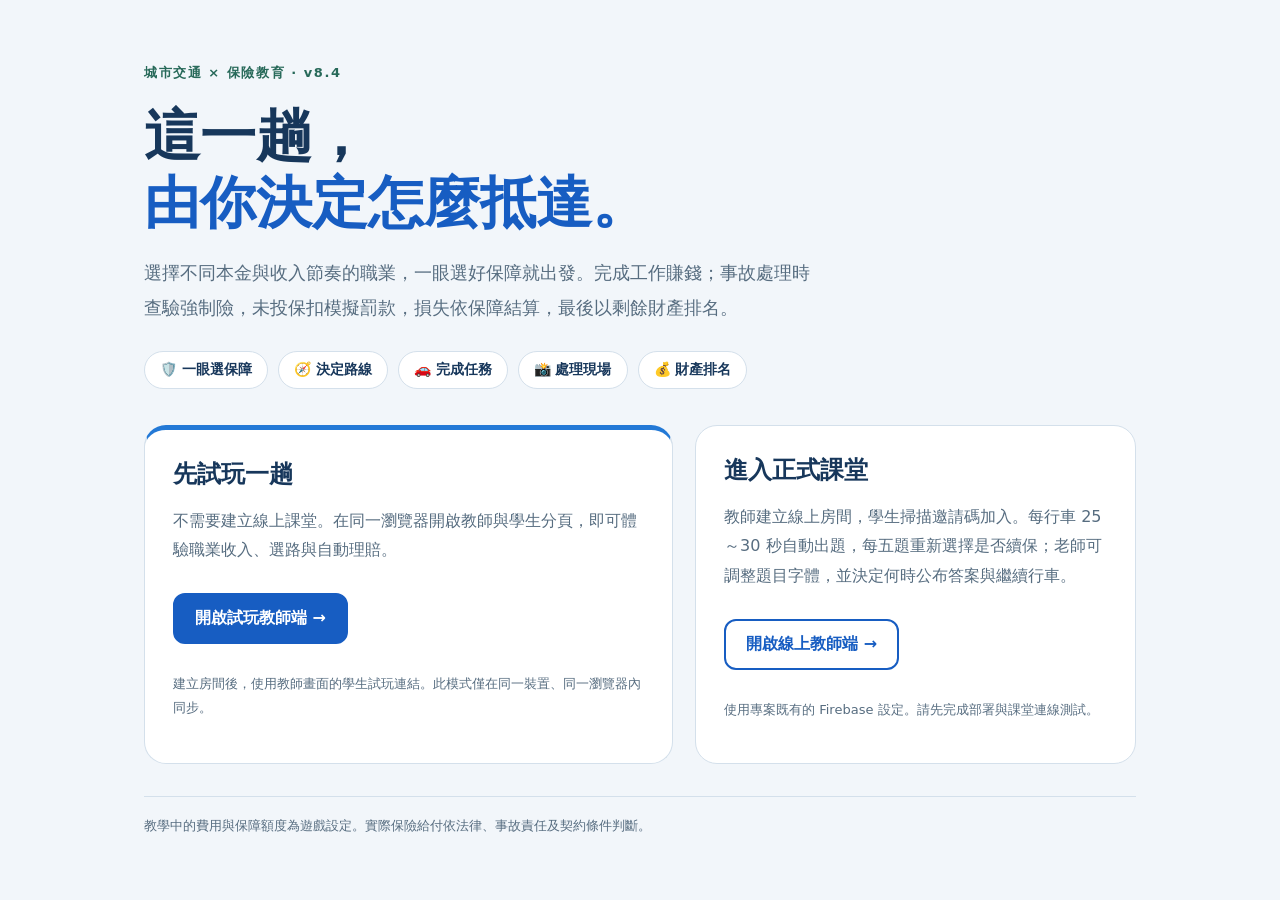
<file: index.html>
<!DOCTYPE html>
<html lang="zh-Hant">
<head><meta charset="UTF-8"><meta name="viewport" content="width=device-width,initial-scale=1"><title>險中求生｜城市任務與風險管理 v8.4</title>
<style>
:root{color-scheme:light;--ink:#17375b;--muted:#576d80;--blue:#175dc2;--line:#d4e0eb}*{box-sizing:border-box}body{margin:0;color:var(--ink);background:#f2f6fa;font-family:system-ui,"Microsoft JhengHei",sans-serif}.page{max-width:1040px;margin:auto;padding:64px 24px}.tag{font-weight:800;color:#276959;letter-spacing:.12em;font-size:13px}h1{font-size:clamp(32px,5vw,56px);line-height:1.2;margin:20px 0}h1 span{color:var(--blue)}.lead{font-size:18px;line-height:1.9;color:var(--muted);max-width:680px}.loop{display:flex;flex-wrap:wrap;gap:10px;margin:26px 0 36px}.loop span{background:white;border:1px solid var(--line);border-radius:40px;padding:9px 15px;font-size:14px;font-weight:700}.cards{display:grid;grid-template-columns:1.2fr 1fr;gap:22px}.card{background:white;border:1px solid var(--line);border-radius:22px;padding:28px}.card.primary{border-top:5px solid #2379d6}.card h2{font-size:24px;margin:0 0 12px}.card p{color:var(--muted);line-height:1.85}.button{display:inline-block;text-align:center;text-decoration:none;font-weight:800;border:2px solid var(--blue);padding:13px 20px;border-radius:12px;color:white;background:var(--blue);margin-top:12px}.button.secondary{color:var(--blue);background:white}a:focus-visible{outline:4px solid #e3a52c;outline-offset:4px}.note{font-size:13px;line-height:1.9;color:var(--muted);margin-top:28px}.footer{margin-top:32px;border-top:1px solid var(--line);padding-top:20px;color:var(--muted);font-size:13px}@media(max-width:660px){.page{padding:32px 18px}.cards{grid-template-columns:1fr}.card{padding:22px}}
</style></head>
<body><main class="page"><div class="tag">城市交通 × 保險教育 · v8.4</div><h1>這一趟，<br><span>由你決定怎麼抵達。</span></h1><p class="lead">選擇不同本金與收入節奏的職業，一眼選好保障就出發。完成工作賺錢；事故處理時查驗強制險，未投保扣模擬罰款，損失依保障結算，最後以剩餘財產排名。</p><div class="loop" aria-label="遊戲流程"><span>🛡️ 一眼選保障</span><span>🧭 決定路線</span><span>🚗 完成任務</span><span>📸 處理現場</span><span>💰 財產排名</span></div><div class="cards"><section class="card primary"><h2>先試玩一趟</h2><p>不需要建立線上課堂。在同一瀏覽器開啟教師與學生分頁，即可體驗職業收入、選路與自動理賠。</p><a class="button" href="teacher.html?demo=1">開啟試玩教師端 →</a><p class="note">建立房間後，使用教師畫面的學生試玩連結。此模式僅在同一裝置、同一瀏覽器內同步。</p></section><section class="card"><h2>進入正式課堂</h2><p>教師建立線上房間，學生掃描邀請碼加入。每行車 25～30 秒自動出題，每五題重新選擇是否續保；老師可調整題目字體，並決定何時公布答案與繼續行車。</p><a class="button secondary" href="teacher.html">開啟線上教師端 →</a><p class="note">使用專案既有的 Firebase 設定。請先完成部署與課堂連線測試。</p></section></div><div class="footer">教學中的費用與保障額度為遊戲設定。實際保險給付依法律、事故責任及契約條件判斷。</div></main></body></html>
</file>
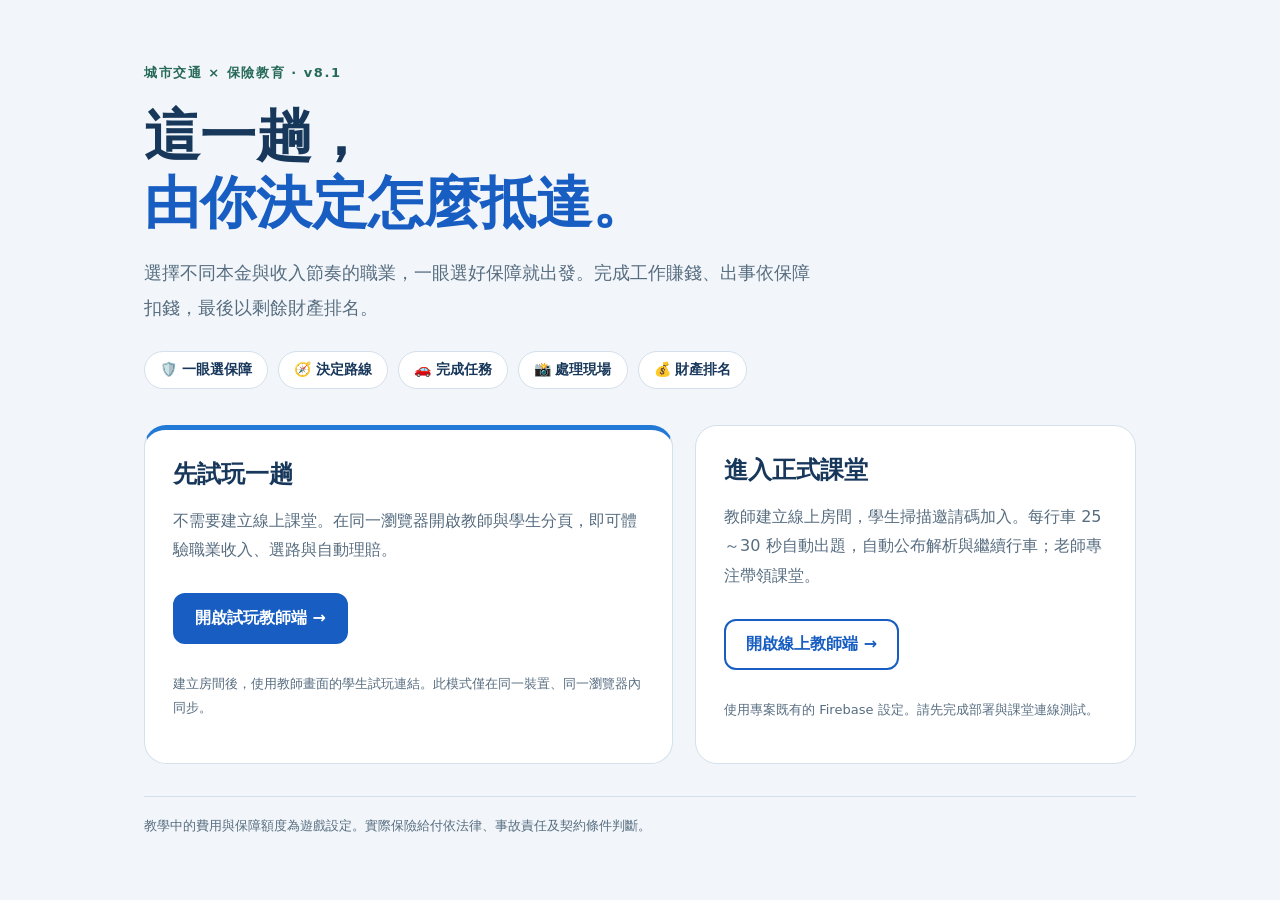
<file: traffic-game-v8/index.html>
<!DOCTYPE html>
<html lang="zh-Hant">
<head><meta charset="UTF-8"><meta name="viewport" content="width=device-width,initial-scale=1"><title>險中求生｜城市任務與風險管理 v8.1</title>
<style>
:root{color-scheme:light;--ink:#17375b;--muted:#576d80;--blue:#175dc2;--line:#d4e0eb}*{box-sizing:border-box}body{margin:0;color:var(--ink);background:#f2f6fa;font-family:system-ui,"Microsoft JhengHei",sans-serif}.page{max-width:1040px;margin:auto;padding:64px 24px}.tag{font-weight:800;color:#276959;letter-spacing:.12em;font-size:13px}h1{font-size:clamp(32px,5vw,56px);line-height:1.2;margin:20px 0}h1 span{color:var(--blue)}.lead{font-size:18px;line-height:1.9;color:var(--muted);max-width:680px}.loop{display:flex;flex-wrap:wrap;gap:10px;margin:26px 0 36px}.loop span{background:white;border:1px solid var(--line);border-radius:40px;padding:9px 15px;font-size:14px;font-weight:700}.cards{display:grid;grid-template-columns:1.2fr 1fr;gap:22px}.card{background:white;border:1px solid var(--line);border-radius:22px;padding:28px}.card.primary{border-top:5px solid #2379d6}.card h2{font-size:24px;margin:0 0 12px}.card p{color:var(--muted);line-height:1.85}.button{display:inline-block;text-align:center;text-decoration:none;font-weight:800;border:2px solid var(--blue);padding:13px 20px;border-radius:12px;color:white;background:var(--blue);margin-top:12px}.button.secondary{color:var(--blue);background:white}a:focus-visible{outline:4px solid #e3a52c;outline-offset:4px}.note{font-size:13px;line-height:1.9;color:var(--muted);margin-top:28px}.footer{margin-top:32px;border-top:1px solid var(--line);padding-top:20px;color:var(--muted);font-size:13px}@media(max-width:660px){.page{padding:32px 18px}.cards{grid-template-columns:1fr}.card{padding:22px}}
</style></head>
<body><main class="page"><div class="tag">城市交通 × 保險教育 · v8.1</div><h1>這一趟，<br><span>由你決定怎麼抵達。</span></h1><p class="lead">選擇不同本金與收入節奏的職業，一眼選好保障就出發。完成工作賺錢、出事依保障扣錢，最後以剩餘財產排名。</p><div class="loop" aria-label="遊戲流程"><span>🛡️ 一眼選保障</span><span>🧭 決定路線</span><span>🚗 完成任務</span><span>📸 處理現場</span><span>💰 財產排名</span></div><div class="cards"><section class="card primary"><h2>先試玩一趟</h2><p>不需要建立線上課堂。在同一瀏覽器開啟教師與學生分頁，即可體驗職業收入、選路與自動理賠。</p><a class="button" href="teacher.html?demo=1">開啟試玩教師端 →</a><p class="note">建立房間後，使用教師畫面的學生試玩連結。此模式僅在同一裝置、同一瀏覽器內同步。</p></section><section class="card"><h2>進入正式課堂</h2><p>教師建立線上房間，學生掃描邀請碼加入。每行車 25～30 秒自動出題，自動公布解析與繼續行車；老師專注帶領課堂。</p><a class="button secondary" href="teacher.html">開啟線上教師端 →</a><p class="note">使用專案既有的 Firebase 設定。請先完成部署與課堂連線測試。</p></section></div><div class="footer">教學中的費用與保障額度為遊戲設定。實際保險給付依法律、事故責任及契約條件判斷。</div></main></body></html>
</file>
